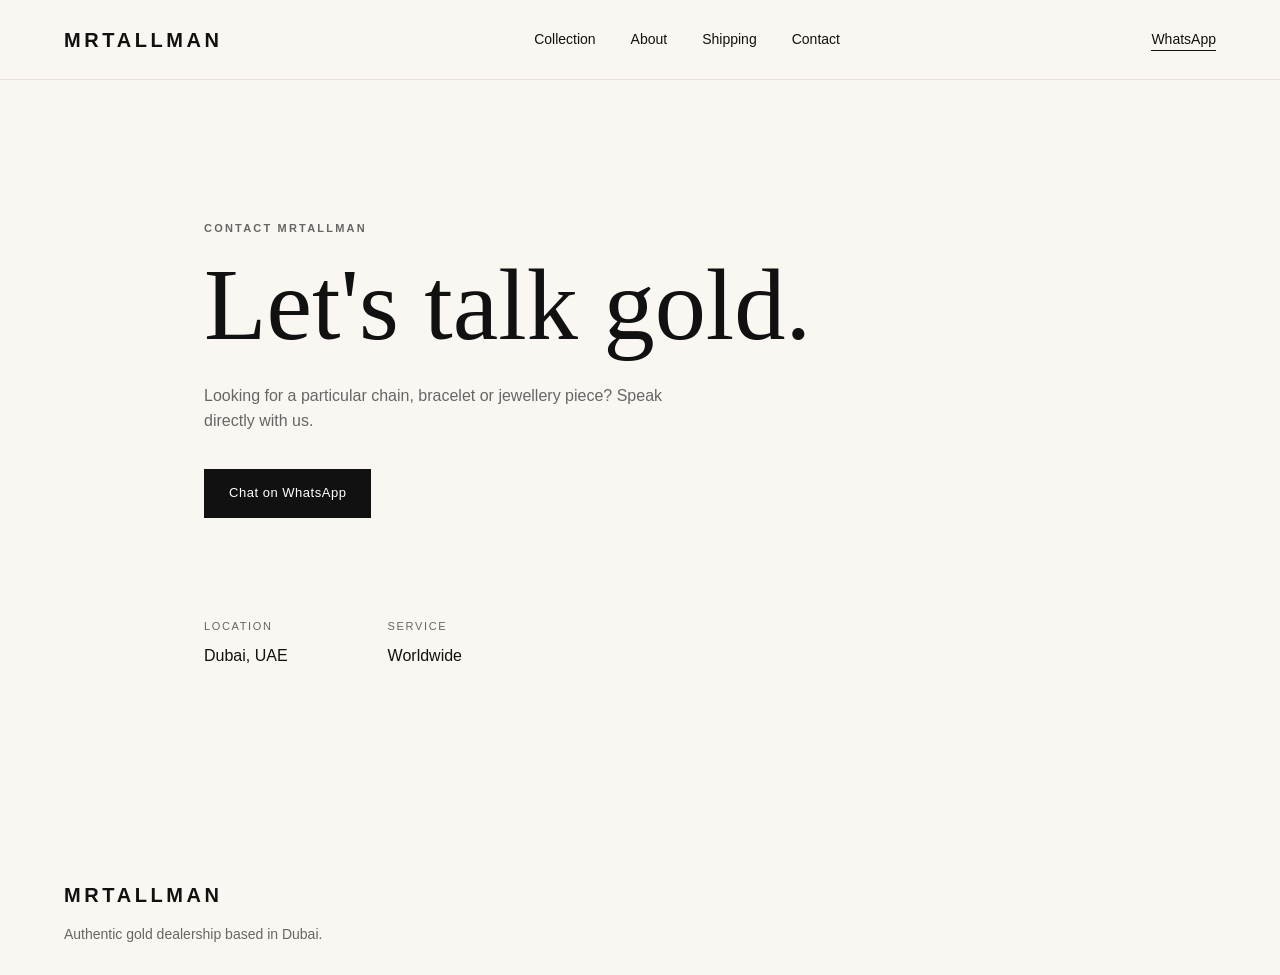
<file: contact.html>
<!DOCTYPE html>
<html lang="en">

<head>

    <meta charset="UTF-8">

    <meta name="viewport"
          content="width=device-width, initial-scale=1.0">

    <title>Contact — MRTALLMAN</title>

    <link rel="stylesheet"
          href="css/style.css">

</head>


<body>

<header class="site-header">

    <a href="index.html" class="logo">
        MRTALLMAN
    </a>

    <nav class="main-nav">

        <a href="shop.html">Collection</a>

        <a href="about.html">About</a>

        <a href="shipping.html">Shipping</a>

        <a href="contact.html">Contact</a>

    </nav>

    <a href="#"
       class="nav-whatsapp">
        WhatsApp
    </a>

</header>


<main>

    <section class="contact-page">

        <p class="eyebrow">
            CONTACT MRTALLMAN
        </p>

        <h1>
            Let's talk gold.
        </h1>

        <p>
            Looking for a particular chain,
            bracelet or jewellery piece?
            Speak directly with us.
        </p>


        <a href="#"
           class="button button-primary">

            Chat on WhatsApp

        </a>


        <div class="contact-details">

            <div>

                <span>
                    LOCATION
                </span>

                <strong>
                    Dubai, UAE
                </strong>

            </div>


            <div>

                <span>
                    SERVICE
                </span>

                <strong>
                    Worldwide
                </strong>

            </div>

        </div>

    </section>

</main>


<footer class="site-footer">

    <div>

        <a href="index.html"
           class="logo">
            MRTALLMAN
        </a>

        <p>
            Authentic gold dealership
            based in Dubai.
        </p>

    </div>

</footer>

</body>
</html>
</file>
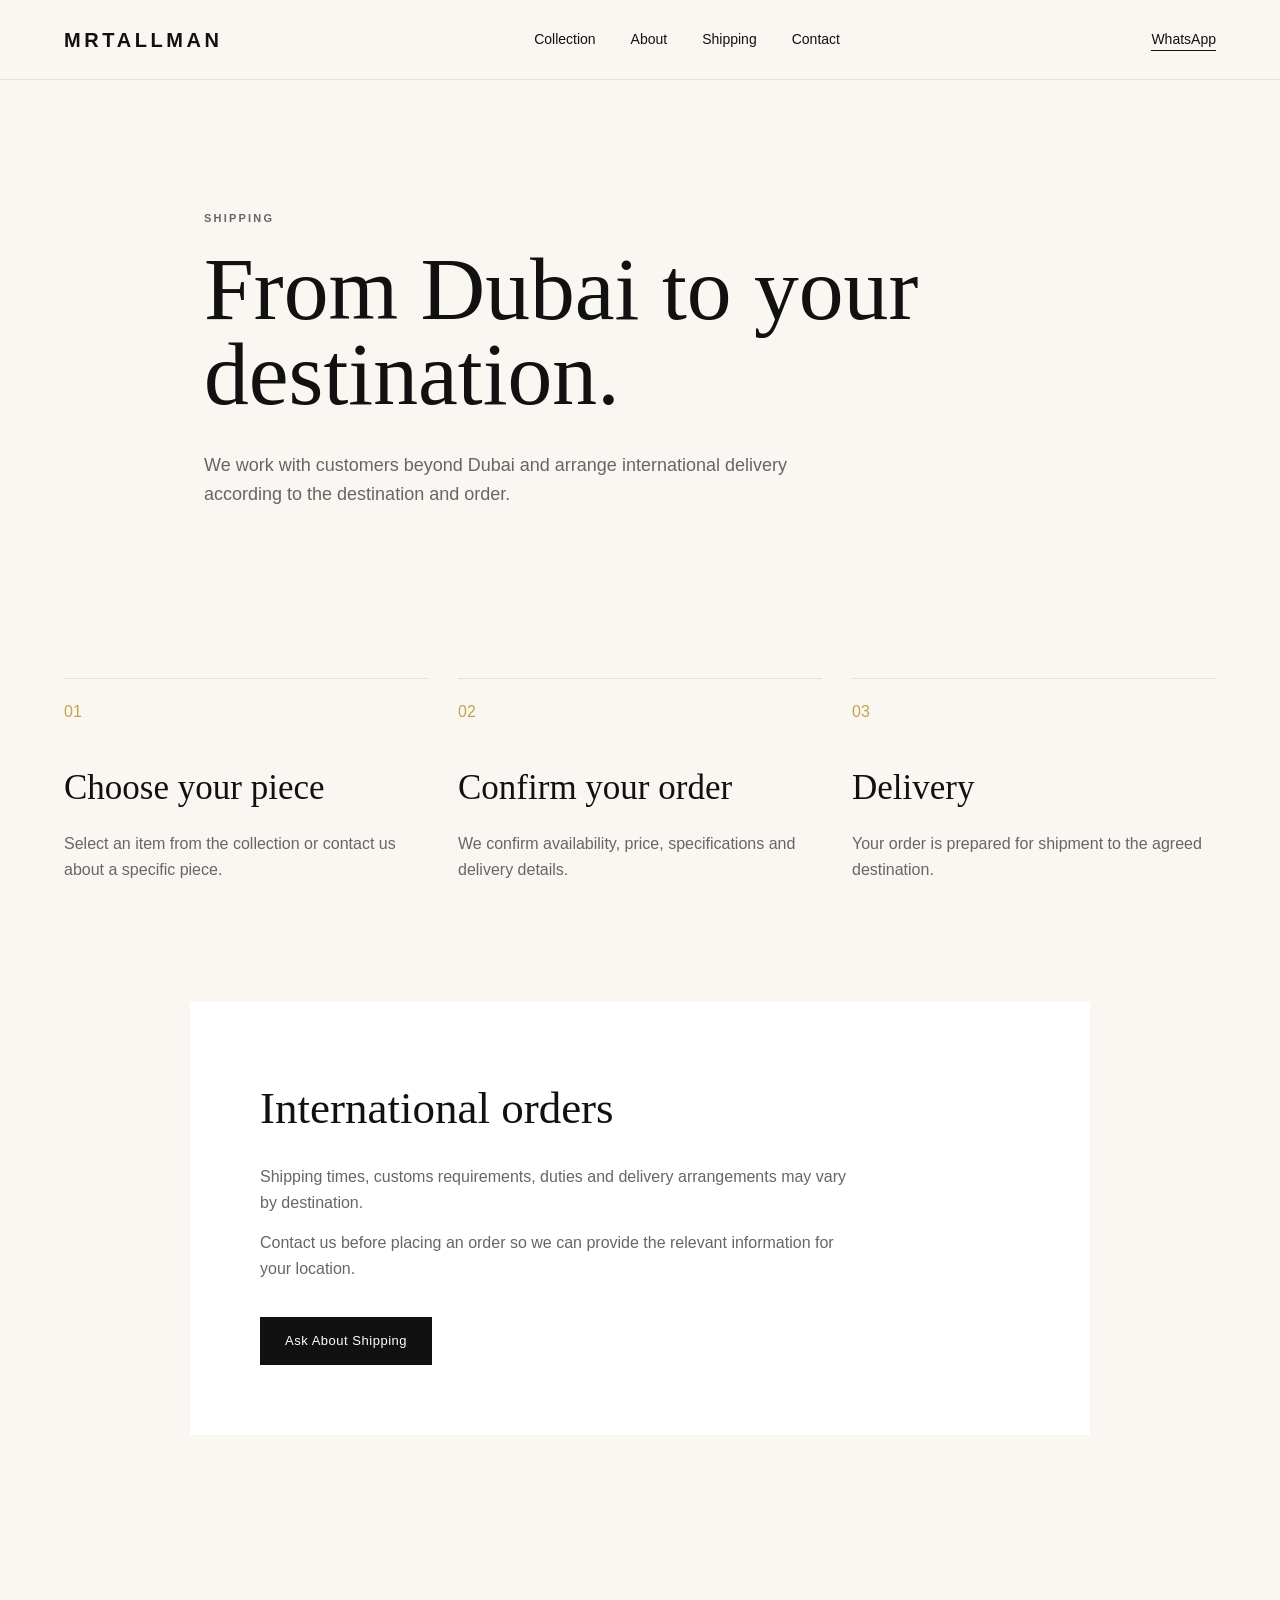
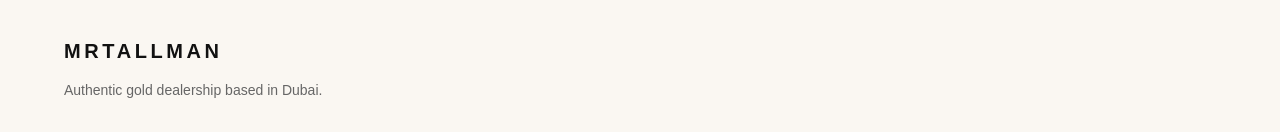
<file: shipping.html>
<!DOCTYPE html>
<html lang="en">

<head>

    <meta charset="UTF-8">

    <meta name="viewport"
          content="width=device-width, initial-scale=1.0">

    <title>Shipping — MRTALLMAN</title>

    <link rel="stylesheet"
          href="css/style.css">

</head>


<body>

<header class="site-header">

    <a href="index.html" class="logo">
        MRTALLMAN
    </a>

    <nav class="main-nav">

        <a href="shop.html">Collection</a>

        <a href="about.html">About</a>

        <a href="shipping.html">Shipping</a>

        <a href="contact.html">Contact</a>

    </nav>

    <a href="#" class="nav-whatsapp">
        WhatsApp
    </a>

</header>


<main>

    <section class="page-intro">

        <p class="eyebrow">
            SHIPPING
        </p>

        <h1>
            From Dubai
            to your destination.
        </h1>

        <p class="page-intro-text">

            We work with customers beyond Dubai
            and arrange international delivery
            according to the destination and order.

        </p>

    </section>


    <section class="shipping-steps">

        <div class="shipping-step">

            <span>01</span>

            <h2>
                Choose your piece
            </h2>

            <p>
                Select an item from the collection
                or contact us about a specific piece.
            </p>

        </div>


        <div class="shipping-step">

            <span>02</span>

            <h2>
                Confirm your order
            </h2>

            <p>
                We confirm availability, price,
                specifications and delivery details.
            </p>

        </div>


        <div class="shipping-step">

            <span>03</span>

            <h2>
                Delivery
            </h2>

            <p>
                Your order is prepared for shipment
                to the agreed destination.
            </p>

        </div>

    </section>


    <section class="shipping-notice">

        <h2>
            International orders
        </h2>

        <p>
            Shipping times, customs requirements,
            duties and delivery arrangements may
            vary by destination.
        </p>

        <p>
            Contact us before placing an order so
            we can provide the relevant information
            for your location.
        </p>

        <a href="#"
           class="button button-primary">
            Ask About Shipping
        </a>

    </section>

</main>


<footer class="site-footer">

    <div>

        <a href="index.html"
           class="logo">
            MRTALLMAN
        </a>

        <p>
            Authentic gold dealership
            based in Dubai.
        </p>

    </div>

</footer>

</body>
</html>
</file>
<file: css/style.css>
/* =========================================
   01. VARIABLES
========================================= */

:root {

    --background: #FAF7F2;

    --gold: #C8A24A;

    --text: #111111;

    --muted: #666666;

    --white: #FFFFFF;

    --border: #E5E0D8;

    --max-width: 1400px;

}


/* =========================================
   02. RESET
========================================= */

* {
    margin: 0;
    padding: 0;
    box-sizing: border-box;
}


body {

    background: var(--background);

    color: var(--text);

    font-family:
        Arial,
        Helvetica,
        sans-serif;

    line-height: 1.6;

}


img {

    width: 100%;

    display: block;

}


a {

    color: inherit;

    text-decoration: none;

}


/* =========================================
   03. HEADER
========================================= */

.site-header {

    height: 80px;

    display: flex;

    align-items: center;

    justify-content: space-between;

    padding: 0 5%;

    border-bottom: 1px solid var(--border);

}


.logo {

    font-size: 20px;

    font-weight: 700;

    letter-spacing: 0.18em;

}
.logo img {
    display: block;
    width: 180px;
    height: auto;
}


.main-nav {

    display: flex;

    gap: 35px;

}


.main-nav a {

    font-size: 14px;

}


.main-nav a:hover {

    color: var(--gold);

}


.nav-whatsapp {

    border-bottom: 1px solid var(--text);

    font-size: 14px;

}


/* =========================================
   04. HERO
========================================= */

.hero {

    max-width: var(--max-width);

    margin: auto;

    padding: 60px 5% 100px;

}


.hero-image {

    width: 100%;

    height: 65vh;

    min-height: 450px;

    overflow: hidden;

}


.hero-image img {

    width: 100%;

    height: 100%;

    object-fit: cover;

}


.hero-content {

    max-width: 750px;

    padding-top: 55px;

}


.eyebrow {

    font-size: 11px;

    letter-spacing: 0.2em;

    font-weight: 600;

    margin-bottom: 18px;

    color: var(--muted);

}


.hero h1 {

    font-family: Georgia, serif;

    font-size: clamp(48px, 7vw, 100px);

    font-weight: 400;

    line-height: 0.95;

    margin-bottom: 30px;

}


.hero-description {

    font-size: 18px;

    color: var(--muted);

    max-width: 500px;

    margin-bottom: 35px;

}


.hero-buttons {

    display: flex;

    gap: 12px;

}


/* =========================================
   05. BUTTONS
========================================= */

.button {

    display: inline-block;

    padding: 14px 25px;

    font-size: 13px;

    letter-spacing: 0.04em;

}


.button-primary {

    background: var(--text);

    color: var(--white);

}


.button-primary:hover {

    background: var(--gold);

    color: var(--text);

}


.button-secondary {

    border: 1px solid var(--text);

}


.button-secondary:hover {

    background: var(--text);

    color: var(--white);

}


/* =========================================
   06. SHARED SECTIONS
========================================= */

.trust-section,
.collection-section,
.process-section {

    max-width: var(--max-width);

    margin: auto;

    padding: 110px 5%;

}


.section-heading {

    max-width: 600px;

    margin-bottom: 55px;

}


.section-heading h2 {

    font-family: Georgia, serif;

    font-size: clamp(38px, 5vw, 65px);

    font-weight: 400;

    line-height: 1;

}


/* =========================================
   07. TRUST
========================================= */

.trust-grid {

    display: grid;

    grid-template-columns:
        repeat(4, 1fr);

    gap: 30px;

}


.trust-item {

    border-top: 1px solid var(--border);

    padding-top: 20px;

}


.trust-item span,
.process-step span {

    color: var(--gold);

    font-size: 12px;

}


.trust-item h3 {

    margin: 35px 0 10px;

    font-family: Georgia, serif;

    font-size: 25px;

    font-weight: 400;

}


.trust-item p {

    color: var(--muted);

    font-size: 14px;

}


/* =========================================
   08. PRODUCTS
========================================= */

.product-grid {

    display: grid;

    grid-template-columns:
        repeat(3, 1fr);

    gap: 25px;

}


.product-card {

    display: block;

}


.product-image {

    aspect-ratio: 4 / 5;

    overflow: hidden;

    background: #EDE8DF;

}


.product-image img {

    height: 100%;

    object-fit: cover;

    transition: transform 0.5s ease;

}


.product-card:hover img {

    transform: scale(1.03);

}


.product-info {

    padding: 18px 0;

}


.product-name {

    font-family: Georgia, serif;

    font-size: 20px;

}


.product-meta {

    color: var(--muted);

    font-size: 13px;

    margin-top: 4px;

}


.center-button {

    text-align: center;

    margin-top: 50px;

}


/* =========================================
   09. PROCESS
========================================= */

.process-grid {

    display: grid;

    grid-template-columns:
        repeat(3, 1fr);

    gap: 30px;

}


.process-step {

    border-top: 1px solid var(--border);

    padding-top: 20px;

}


.process-step h3 {

    font-family: Georgia, serif;

    font-size: 32px;

    font-weight: 400;

    margin: 35px 0 10px;

}


.process-step p {

    color: var(--muted);

    max-width: 300px;

}


/* =========================================
   10. FINAL CTA
========================================= */

.final-cta {

    text-align: center;

    padding: 150px 5%;

    background: var(--text);

    color: var(--white);

}


.final-cta .eyebrow {

    color: var(--gold);

}


.final-cta h2 {

    font-family: Georgia, serif;

    font-size: clamp(40px, 6vw, 75px);

    font-weight: 400;

    margin-bottom: 20px;

}


.final-cta p {

    color: #BBBBBB;

    max-width: 500px;

    margin: 0 auto 35px;

}


.final-cta .button-primary {

    background: var(--white);

    color: var(--text);

}


/* =========================================
   11. FOOTER
========================================= */

.site-footer {

    padding: 70px 5% 30px;

    display: grid;

    grid-template-columns:
        2fr 1fr;

    gap: 60px;

}


.site-footer p {

    color: var(--muted);

    font-size: 14px;

    margin-top: 12px;

}


.footer-links {

    display: flex;

    flex-direction: column;

    gap: 10px;

    font-size: 14px;

}


.footer-bottom {

    grid-column: 1 / -1;

    padding-top: 30px;

    border-top: 1px solid var(--border);

}


/* =========================================
   12. MOBILE
========================================= */

@media (max-width: 800px) {

    .main-nav {

        display: none;

    }


    .site-header {

        height: 70px;

    }


    .hero {

        padding-top: 25px;

    }


    .hero-image {

        height: 55vh;

        min-height: 350px;

    }


    .hero-content {

        padding-top: 40px;

    }


    .hero h1 {

        font-size: 55px;

    }


    .hero-buttons {

        flex-direction: column;

    }


    .button {

        text-align: center;

    }


    .trust-grid {

        grid-template-columns:
            repeat(2, 1fr);

    }


    .product-grid {

        grid-template-columns:
            repeat(2, 1fr);

    }


    .process-grid {

        grid-template-columns: 1fr;

    }


    .site-footer {

        grid-template-columns: 1fr;

    }

}


@media (max-width: 500px) {

    .trust-grid {

        grid-template-columns: 1fr;

    }


    .product-grid {

        grid-template-columns: 1fr;

    }


    .hero h1 {

        font-size: 48px;

    }

}@media (max-width: 800px) {

    .story-section,
    .product-detail {

        grid-template-columns: 1fr;

    }


    .shipping-steps {

        grid-template-columns: 1fr;

    }


    .shipping-notice {

        margin-left: 5%;

        margin-right: 5%;

        padding: 40px 25px;

    }


    .contact-details {

        flex-direction: column;

        gap: 35px;

    }

}
/* =========================================
   INNER PAGES
========================================= */

.page-intro {

    max-width: 1000px;

    padding: 130px 5%;

    margin: auto;

}


.page-intro h1 {

    font-family: Georgia, serif;

    font-size: clamp(50px, 7vw, 100px);

    font-weight: 400;

    line-height: 0.95;

    max-width: 900px;

}


.page-intro-text {

    max-width: 600px;

    margin-top: 35px;

    color: var(--muted);

    font-size: 18px;

}


/* =========================================
   ABOUT
========================================= */

.story-section {

    max-width: var(--max-width);

    margin: auto;

    padding: 50px 5% 130px;

    display: grid;

    grid-template-columns: 1.2fr 1fr;

    gap: 80px;

    align-items: center;

}


.story-image {

    aspect-ratio: 4 / 5;

    overflow: hidden;

}


.story-image img {

    width: 100%;

    height: 100%;

    object-fit: cover;

}


.story-content h2 {

    font-family: Georgia, serif;

    font-size: 50px;

    font-weight: 400;

    line-height: 1;

    margin-bottom: 30px;

}


.story-content p {

    color: var(--muted);

    margin-bottom: 20px;

    max-width: 500px;

}


/* =========================================
   SHIPPING
========================================= */

.shipping-steps {

    max-width: var(--max-width);

    margin: auto;

    padding: 40px 5% 120px;

    display: grid;

    grid-template-columns:
        repeat(3, 1fr);

    gap: 30px;

}


.shipping-step {

    border-top: 1px solid var(--border);

    padding-top: 20px;

}


.shipping-step span {

    color: var(--gold);

}


.shipping-step h2 {

    font-family: Georgia, serif;

    font-weight: 400;

    font-size: 35px;

    margin: 35px 0 15px;

}


.shipping-step p {

    color: var(--muted);

}


.shipping-notice {

    max-width: 900px;

    margin: 0 auto 130px;

    padding: 70px;

    background: var(--white);

}


.shipping-notice h2 {

    font-family: Georgia, serif;

    font-weight: 400;

    font-size: 45px;

    margin-bottom: 20px;

}


.shipping-notice p {

    color: var(--muted);

    max-width: 600px;

    margin-bottom: 15px;

}


.shipping-notice .button {

    margin-top: 20px;

}


/* =========================================
   PRODUCT PAGE
========================================= */

.product-detail {

    max-width: var(--max-width);

    margin: auto;

    padding: 70px 5% 130px;

    display: grid;

    grid-template-columns:
        1.1fr 0.9fr;

    gap: 80px;

}


.product-detail-image {

    aspect-ratio: 4 / 5;

    overflow: hidden;

    background: #EDE8DF;

}


.product-detail-image img {

    width: 100%;

    height: 100%;

    object-fit: cover;

}


.product-detail-info {

    align-self: center;

}


.product-detail-info h1 {

    font-family: Georgia, serif;

    font-size: clamp(45px, 5vw, 75px);

    font-weight: 400;

    line-height: 1;

    margin-bottom: 15px;

}


.product-detail-category {

    color: var(--muted);

    margin-bottom: 50px;

}


.product-specifications {

    border-top: 1px solid var(--border);

    border-bottom: 1px solid var(--border);

}


.product-specifications div {

    display: flex;

    justify-content: space-between;

    padding: 16px 0;

    border-bottom: 1px solid var(--border);

}


.product-specifications div:last-child {

    border-bottom: none;

}


.product-specifications span {

    color: var(--muted);

}


.product-specifications strong {

    font-weight: 400;

}


.product-price {

    display: flex;

    justify-content: space-between;

    padding: 25px 0;

}


.product-price strong {

    font-size: 20px;

}


.product-note {

    color: var(--muted);

    font-size: 13px;

    margin-top: 20px;

    max-width: 450px;

}


/* =========================================
   CONTACT
========================================= */

.contact-page {

    max-width: 1000px;

    margin: auto;

    padding: 140px 5%;

}


.contact-page h1 {

    font-family: Georgia, serif;

    font-size: clamp(55px, 8vw, 110px);

    font-weight: 400;

    line-height: 0.95;

    margin-bottom: 30px;

}


.contact-page > p:not(.eyebrow) {

    color: var(--muted);

    max-width: 500px;

    margin-bottom: 35px;

}


.contact-details {

    margin-top: 100px;

    display: flex;

    gap: 100px;

}


.contact-details div {

    display: flex;

    flex-direction: column;

    gap: 8px;

}


.contact-details span {

    color: var(--muted);

    font-size: 11px;

    letter-spacing: 0.15em;

}


.contact-details strong {

    font-weight: 400;

}
</file>
